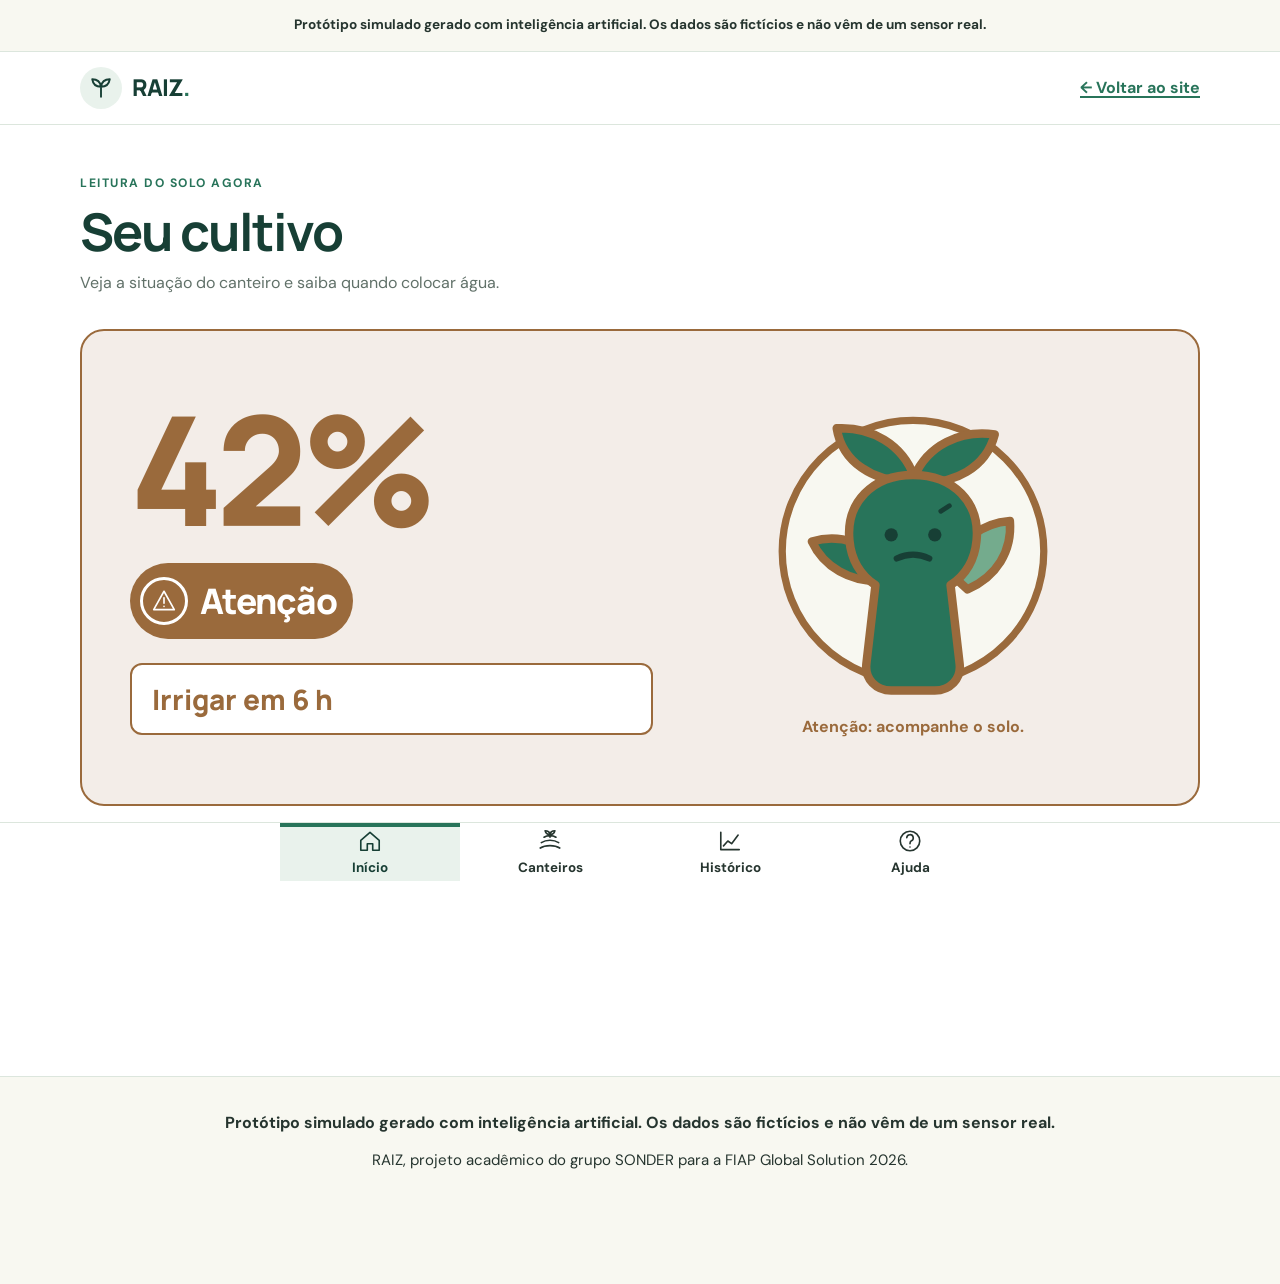
<file: app/index.html>
<!doctype html>
<html lang="pt-BR">
<head>
  <meta charset="utf-8">
  <meta name="viewport" content="width=device-width, initial-scale=1">
  <meta name="description" content="Protótipo simulado do aplicativo RAIZ, gerado com inteligência artificial e com dados fictícios.">
  <meta name="theme-color" content="#173f35">
  <title>RAIZ | Protótipo do aplicativo</title>
  <link rel="icon" type="image/svg+xml" href="favicon.svg">
  <link rel="preconnect" href="https://fonts.googleapis.com">
  <link rel="preconnect" href="https://fonts.gstatic.com" crossorigin>
  <link href="https://fonts.googleapis.com/css2?family=DM+Sans:wght@400;500;600;700&family=Manrope:wght@700;800&display=swap" rel="stylesheet">
  <style>
    :root {
      --verde-escuro: #173f35;
      --verde: #28745a;
      --verde-claro: #e9f2ec;
      --creme: #f8f8f1;
      --branco: #ffffff;
      --texto: #26352f;
      --texto-suave: #617169;
      --linha: #dce6dd;
      --marrom-terra: #b07d4f;
      --foco: #d18a25;
      --estado-encharcado: #1d5f7a;
      --estado-solo-ok: #28745a;
      --estado-atencao: #9a6a3c;
      --estado-irrigar: #b33a2b;
      --estado-falha: #6c5b8f;
      --aviso-altura: 52px;
      --nav-altura: 78px;
    }

    *, *::before, *::after { box-sizing: border-box; }
    html { scroll-behavior: smooth; }
    body {
      margin: 0;
      min-width: 320px;
      background: var(--branco);
      color: var(--texto);
      font-family: "DM Sans", sans-serif;
      font-size: 16px;
      line-height: 1.7;
    }
    button, a { -webkit-tap-highlight-color: transparent; }
    button, input { font: inherit; }
    button { cursor: pointer; }
    a { color: var(--verde); }
    svg { display: block; max-width: 100%; }
    [hidden] { display: none !important; }

    :focus-visible {
      outline: 3px solid var(--foco);
      outline-offset: 4px;
    }

    .skip-link {
      position: fixed;
      top: 0.5rem;
      left: 0.75rem;
      z-index: 1000;
      padding: 0.75rem 1rem;
      border-radius: 8px;
      background: var(--branco);
      color: var(--verde-escuro);
      font-weight: 700;
      transform: translateY(-160%);
    }
    .skip-link:focus { transform: translateY(0); }

    .prototype-notice {
      position: fixed;
      inset: 0 0 auto;
      z-index: 100;
      min-height: var(--aviso-altura);
      display: grid;
      place-items: center;
      padding: 0.55rem 5%;
      background: var(--creme);
      border-bottom: 1px solid var(--linha);
      color: var(--texto);
      font-size: 0.85rem;
      font-weight: 700;
      line-height: 1.35;
      text-align: center;
    }

    .app-header {
      position: sticky;
      top: var(--aviso-altura);
      z-index: 80;
      margin-top: var(--aviso-altura);
      background: var(--branco);
      border-bottom: 1px solid var(--linha);
    }
    .container { width: min(90%, 1120px); margin-inline: auto; }
    .header-inner {
      min-height: 72px;
      display: flex;
      align-items: center;
      justify-content: space-between;
      gap: 1.5rem;
    }
    .brand {
      display: inline-flex;
      min-height: 44px;
      align-items: center;
      gap: 0.65rem;
      color: var(--verde-escuro);
      text-decoration: none;
      font-family: "Manrope", sans-serif;
      font-size: 1.45rem;
      font-weight: 800;
      letter-spacing: -1px;
    }
    .brand-mark {
      width: 42px;
      height: 42px;
      display: grid;
      place-items: center;
      border-radius: 50%;
      background: var(--verde-claro);
    }
    .brand-mark svg { width: 30px; height: 30px; }
    .brand-dot { color: var(--verde); }
    .back-site {
      min-height: 44px;
      display: inline-flex;
      align-items: center;
      font-weight: 700;
      text-decoration-thickness: 2px;
      text-underline-offset: 3px;
    }

    main { padding-bottom: calc(var(--nav-altura) + 1.5rem); }
    .screen { padding: 3rem 0; }
    .screen[hidden] { display: none; }
    .eyebrow {
      margin: 0 0 0.5rem;
      color: var(--verde);
      font-size: 0.76rem;
      font-weight: 700;
      letter-spacing: 1.5px;
      text-transform: uppercase;
    }
    h1, h2, h3 {
      margin-top: 0;
      color: var(--verde-escuro);
      font-family: "Manrope", sans-serif;
      line-height: 1.15;
      letter-spacing: -1px;
    }
    h1 { margin-bottom: 0.5rem; font-size: clamp(2rem, 5vw, 3.25rem); letter-spacing: -2px; }
    h2 { font-size: clamp(1.65rem, 4vw, 2.3rem); }
    h3 { font-size: 1.15rem; }
    .screen-intro { margin: 0 0 2rem; color: var(--texto-suave); }

    .status-card {
      --state-color: var(--estado-atencao);
      display: grid;
      grid-template-columns: minmax(0, 1.05fr) minmax(230px, 0.95fr);
      gap: 1.5rem;
      align-items: center;
      padding: clamp(1.5rem, 5vw, 3rem);
      overflow: hidden;
      border: 2px solid var(--state-color);
      border-radius: 24px;
      background: color-mix(in srgb, var(--state-color) 12%, var(--branco));
      transition: border-color 180ms ease, background-color 180ms ease;
    }
    .reading-number {
      margin: 0;
      color: var(--state-color);
      font-family: "Manrope", sans-serif;
      font-size: clamp(5.5rem, 14vw, 9.5rem);
      font-weight: 800;
      letter-spacing: -7px;
      line-height: 0.92;
    }
    .reading-number.is-error { letter-spacing: -2px; }
    .state-line {
      width: fit-content;
      display: inline-flex;
      align-items: center;
      gap: 0.75rem;
      margin-top: 1.5rem;
      padding: 0.5rem 1rem 0.5rem 0.6rem;
      border-radius: 999px;
      background: var(--state-color);
      color: var(--branco);
      font-family: "Manrope", sans-serif;
      font-size: clamp(1.5rem, 4vw, 2.2rem);
      font-weight: 800;
      letter-spacing: -1px;
    }
    .state-icon {
      width: 48px;
      height: 48px;
      flex: 0 0 48px;
      display: grid;
      place-items: center;
      border: 3px solid currentColor;
      border-radius: 50%;
    }
    .state-icon svg { width: 26px; height: 26px; }
    .irrigation-callout {
      margin: 1.5rem 0 0;
      padding: 1rem 1.25rem;
      border: 2px solid var(--state-color);
      border-radius: 12px;
      background: var(--branco);
      color: var(--state-color);
      font-family: "Manrope", sans-serif;
      font-size: clamp(1.25rem, 3vw, 1.75rem);
      font-weight: 800;
      line-height: 1.3;
    }
    .home-mascot {
      width: min(100%, 310px);
      justify-self: center;
    }
    .mascot-slot svg { width: 100%; height: auto; }
    .mascot-slot svg > circle:first-of-type,
    .mascot-slot svg > g:first-of-type { stroke: var(--state-color); }
    .mascot-slot svg > g:first-of-type path[fill="#e9f2ec"] { fill: #74ab8d; }
    .mascot-slot[data-state="encharcado"] svg > g:last-of-type { fill: #74ab8d; }
    .mascot-slot[data-state="irrigar-agora"] svg > g:first-of-type path:last-child { fill: #74ab8d; }
    .mascot-caption {
      margin: 0.5rem 0 0;
      color: var(--state-color);
      font-weight: 700;
      text-align: center;
    }

    .actions {
      display: grid;
      grid-template-columns: minmax(180px, 1fr) minmax(180px, 1fr);
      gap: 0.75rem;
      margin-top: 1.5rem;
    }
    .button {
      min-height: 56px;
      display: inline-flex;
      align-items: center;
      justify-content: center;
      gap: 0.7rem;
      padding: 0.85rem 1.25rem;
      border: 2px solid var(--verde-escuro);
      border-radius: 8px;
      background: var(--verde-escuro);
      color: var(--branco);
      font-weight: 700;
      line-height: 1.25;
      text-align: center;
      text-decoration: none;
      transition: background-color 180ms ease, transform 180ms ease;
    }
    .button:hover { background: var(--verde); }
    .button:active { transform: translateY(1px); }
    .button.secondary { background: var(--branco); color: var(--verde-escuro); }
    .button.secondary:hover { background: var(--creme); }
    .button svg { width: 26px; height: 26px; flex: 0 0 26px; }
    .live-message {
      min-height: 1.7rem;
      margin: 0.75rem 0 0;
      color: var(--verde);
      font-weight: 700;
      text-align: center;
    }

    .beds-list { display: grid; gap: 1.5rem; }
    .bed-card {
      --state-color: var(--verde);
      display: grid;
      grid-template-columns: auto minmax(0, 1fr) 118px;
      align-items: center;
      gap: 1.5rem;
      padding: 1.5rem;
      border: 2px solid var(--state-color);
      border-radius: 24px;
      background: color-mix(in srgb, var(--state-color) 12%, var(--branco));
    }
    .bed-number {
      width: 52px;
      height: 52px;
      display: grid;
      place-items: center;
      border: 3px solid var(--state-color);
      border-radius: 50%;
      background: var(--state-color);
      color: var(--branco);
      font-family: "Manrope", sans-serif;
      font-size: 1.25rem;
      font-weight: 800;
    }
    .bed-card h2 { margin-bottom: 0.4rem; color: var(--state-color); font-size: 1.45rem; }
    .bed-reading { margin: 0; font-size: 1.05rem; font-weight: 700; }
    .bed-state {
      display: inline-flex;
      align-items: center;
      gap: 0.45rem;
      margin-top: 0.55rem;
      padding: 0.35rem 0.75rem;
      border-radius: 999px;
      background: var(--state-color);
      color: var(--branco);
      font-weight: 700;
    }
    .bed-state svg { width: 24px; height: 24px; }
    .bed-mascot { width: 110px; }

    .history-simple {
      padding: clamp(1.25rem, 4vw, 2rem);
      border: 2px solid var(--estado-atencao);
      border-radius: 24px;
      background: color-mix(in srgb, var(--estado-atencao) 10%, var(--branco));
    }
    .history-simple h2 { margin-bottom: 0.5rem; }
    .history-result { margin: 0; font-size: 1.1rem; }
    .history-result strong { color: var(--estado-atencao); }
    .history-steps {
      display: grid;
      grid-template-columns: repeat(3, minmax(0, 1fr));
      gap: 0.75rem;
      margin-top: 1.5rem;
    }
    .history-step {
      --state-color: var(--verde);
      padding: 1rem;
      border: 2px solid var(--state-color);
      border-radius: 16px;
      background: color-mix(in srgb, var(--state-color) 12%, var(--branco));
    }
    .history-step-time {
      width: fit-content;
      margin: 0 0 0.75rem;
      padding: 0.25rem 0.7rem;
      border-radius: 999px;
      background: var(--state-color);
      color: var(--branco);
      font-weight: 700;
    }
    .history-step strong { display: block; color: var(--state-color); font-family: "Manrope", sans-serif; font-size: 1.1rem; }
    .history-step span { display: block; margin-top: 0.25rem; }
    .history-simple .button { margin-top: 1.5rem; }
    .technical-history { margin-top: 1.5rem; }
    .technical-history summary {
      min-height: 52px;
      display: flex;
      align-items: center;
      gap: 0.75rem;
      padding: 0.75rem 1rem;
      border: 2px solid var(--verde-escuro);
      border-radius: 8px;
      color: var(--verde-escuro);
      font-weight: 700;
      cursor: pointer;
      list-style: none;
    }
    .technical-history summary::-webkit-details-marker { display: none; }
    .technical-history summary::before { content: "+"; font-family: "Manrope", sans-serif; font-size: 1.4rem; line-height: 1; }
    .technical-history[open] summary::before { content: "−"; }
    .technical-history .chart-card { margin-top: 0.75rem; }

    .chart-card {
      padding: clamp(1.25rem, 4vw, 2rem);
      overflow: hidden;
      border-radius: 24px;
      background: var(--verde-claro);
    }
    .chart-card h2 { margin-bottom: 0.35rem; font-size: 1.35rem; }
    .chart-card > p { margin-top: 0; }
    .chart-wrap { overflow-x: auto; padding: 0.5rem 0.25rem 0.75rem; }
    .chart { min-width: 650px; width: 100%; height: auto; }
    .chart text { fill: var(--texto); font-family: "DM Sans", sans-serif; font-size: 15px; }
    .chart .grid { stroke: var(--linha); stroke-width: 2; }
    .chart .line { fill: none; stroke: var(--verde-escuro); stroke-width: 5; stroke-linecap: round; stroke-linejoin: round; }
    .chart .point { fill: var(--branco); stroke: var(--verde-escuro); stroke-width: 4; }
    .chart .threshold { fill: none; stroke: var(--marrom-terra); stroke-width: 3; stroke-dasharray: 9 8; }
    .chart-legend { display: flex; flex-wrap: wrap; gap: 1rem 1.5rem; margin-top: 0.75rem; }
    .legend-item { display: inline-flex; align-items: center; gap: 0.5rem; font-weight: 700; }
    .legend-line { width: 34px; border-top: 4px solid var(--verde-escuro); }
    .legend-line.dashed { border-top-color: var(--marrom-terra); border-top-style: dashed; }

    .support-grid { display: grid; grid-template-columns: repeat(2, minmax(0, 1fr)); gap: 1.5rem; }
    .support-card {
      padding: 1.5rem;
      border-radius: 24px;
      background: var(--verde-claro);
    }
    .support-card h2 { margin-bottom: 0.55rem; font-size: 1.35rem; }
    .support-card p { margin-top: 0; }
    .support-card .button { width: 100%; margin-top: 0.75rem; }
    .helper-note {
      margin-top: 1.5rem;
      padding: 1.25rem 1.5rem;
      border-left: 5px solid var(--verde);
      border-radius: 0 12px 12px 0;
      background: var(--creme);
    }
    .helper-note p { margin: 0; }
    .mascot-guide {
      display: grid;
      grid-template-columns: repeat(5, minmax(130px, 1fr));
      gap: 0.75rem;
      margin-top: 3rem;
    }
    .guide-item {
      --state-color: var(--verde);
      padding: 1rem;
      border: 2px solid var(--state-color);
      border-radius: 24px;
      background: color-mix(in srgb, var(--state-color) 10%, var(--branco));
      text-align: center;
    }
    .guide-item .mascot-slot { width: 110px; margin-inline: auto; }
    .guide-item h3 { margin: 0.75rem 0 0.25rem; color: var(--state-color); font-size: 1rem; }
    .guide-item p { margin: 0; font-size: 0.94rem; line-height: 1.45; }

    .app-footer {
      padding: 2rem 0 calc(var(--nav-altura) + 2rem);
      background: var(--creme);
      border-top: 1px solid var(--linha);
      text-align: center;
    }
    .app-footer p { margin: 0; }
    .footer-notice { font-weight: 700; }
    .footer-meta { margin-top: 0.75rem !important; color: var(--texto); font-size: 0.94rem; }

    .bottom-nav {
      position: fixed;
      inset: auto 0 0;
      z-index: 90;
      height: var(--nav-altura);
      background: var(--branco);
      border-top: 1px solid var(--linha);
    }
    .nav-list {
      width: min(100%, 720px);
      height: 100%;
      display: grid;
      grid-template-columns: repeat(4, 1fr);
      margin: 0 auto;
      padding: 0;
      list-style: none;
    }
    .nav-button {
      width: 100%;
      min-height: 58px;
      display: flex;
      flex-direction: column;
      align-items: center;
      justify-content: center;
      gap: 0.15rem;
      border: 0;
      border-top: 4px solid transparent;
      background: var(--branco);
      color: var(--texto);
      font-size: 0.84rem;
      font-weight: 700;
    }
    .nav-button svg { width: 26px; height: 26px; }
    .nav-button[aria-selected="true"] { border-top-color: var(--verde); color: var(--verde-escuro); background: var(--verde-claro); }

    @media (max-width: 820px) {
      .status-card { grid-template-columns: 1fr; }
      .status-copy { text-align: center; }
      .state-line { justify-content: center; }
      .support-grid { grid-template-columns: 1fr; }
      .history-steps { grid-template-columns: 1fr; }
      .mascot-guide { grid-template-columns: repeat(2, minmax(0, 1fr)); }
      .guide-item:last-child { grid-column: 1 / -1; }
    }

    @media (max-width: 600px) {
      :root { --aviso-altura: 68px; --nav-altura: 72px; }
      body { font-size: 15px; }
      .container { width: min(92%, 1120px); }
      .header-inner { min-height: 66px; }
      .brand { font-size: 1.25rem; }
      .brand-mark { width: 38px; height: 38px; }
      .back-site { font-size: 0.9rem; }
      .screen { padding: 2rem 0; }
      .status-card { gap: 1rem; padding: 1.5rem 1rem; }
      .reading-number { font-size: clamp(5.2rem, 28vw, 8rem); letter-spacing: -5px; }
      .home-mascot { width: min(72vw, 240px); }
      .actions, .support-grid { grid-template-columns: 1fr; }
      .button { width: 100%; }
      .bed-card { grid-template-columns: auto minmax(0, 1fr); gap: 1rem; padding: 1.25rem; }
      .bed-mascot { grid-column: 1 / -1; width: 96px; justify-self: center; }
      .chart-card { padding-inline: 1rem; }
      .mascot-guide { grid-template-columns: 1fr; }
      .guide-item:last-child { grid-column: auto; }
      .nav-button { font-size: 0.76rem; }
      .nav-button svg { width: 24px; height: 24px; }
    }

    @media (max-width: 380px) {
      :root { --aviso-altura: 84px; }
      .header-inner { gap: 0.75rem; }
      .brand { font-size: 1.1rem; }
      .brand-mark { width: 34px; height: 34px; }
      .back-site { max-width: 112px; line-height: 1.25; text-align: right; }
      .state-line { font-size: 1.35rem; }
      .irrigation-callout { padding-inline: 0.75rem; font-size: 1.15rem; }
    }

    @media (prefers-reduced-motion: reduce) {
      *, *::before, *::after { scroll-behavior: auto !important; transition-duration: 0.01ms !important; animation-duration: 0.01ms !important; animation-iteration-count: 1 !important; }
    }
  </style>
</head>
<body>
  <a class="skip-link" href="#main-content">Pular para o conteúdo</a>

  <div class="prototype-notice" role="note">
    Protótipo simulado gerado com inteligência artificial. Os dados são fictícios e não vêm de um sensor real.
  </div>

  <header class="app-header">
    <div class="container header-inner">
      <a class="brand" href="#inicio" data-go="inicio" aria-label="RAIZ, ir para o início">
        <span class="brand-mark" aria-hidden="true">
          <svg viewBox="0 0 48 48" fill="none">
            <circle cx="24" cy="24" r="21" fill="#e9f2ec"/>
            <path d="M24 38V20M24 22C16 22 11 17 10 10c8 0 13 5 14 12Zm0 0c8 0 13-5 14-12-8 0-13 5-14 12Z" stroke="#173f35" stroke-width="3" stroke-linecap="round" stroke-linejoin="round"/>
          </svg>
        </span>
        <span>RAIZ<span class="brand-dot">.</span></span>
      </a>
      <a class="back-site" href="https://raiz-sonder.vercel.app" aria-label="Voltar ao site principal do RAIZ">← Voltar ao site</a>
    </div>
  </header>

  <main id="main-content" tabindex="-1">
    <section class="screen" id="inicio" aria-labelledby="inicio-title">
      <div class="container">
        <p class="eyebrow">Leitura do solo agora</p>
        <h1 id="inicio-title">Seu cultivo</h1>
        <p class="screen-intro">Veja a situação do canteiro e saiba quando colocar água.</p>

        <article class="status-card" aria-live="polite" aria-atomic="true">
          <div class="status-copy">
            <p class="reading-number" id="current-moisture">42%</p>
            <div class="state-line">
              <span class="state-icon" id="current-icon" aria-hidden="true"></span>
              <span id="current-state">Atenção</span>
            </div>
            <p class="irrigation-callout" id="irrigation-time">Irrigar em 6 h</p>
          </div>
          <figure class="home-mascot">
            <div class="mascot-slot" id="current-mascot"></div>
            <figcaption class="mascot-caption" id="mascot-caption">Atenção: acompanhe o solo.</figcaption>
          </figure>
        </article>

        <div class="actions">
          <button class="button" id="speak-button" type="button">
            <svg viewBox="0 0 48 48" fill="none" aria-hidden="true"><path d="M8 19h8l10-8v26l-10-8H8V19Z" stroke="currentColor" stroke-width="3" stroke-linejoin="round"/><path d="M32 18c4 4 4 8 0 12M37 13c7 7 7 15 0 22" stroke="currentColor" stroke-width="3" stroke-linecap="round"/></svg>
            Ouvir
          </button>
          <button class="button secondary" id="simulate-button" type="button">
            <svg viewBox="0 0 48 48" fill="none" aria-hidden="true"><path d="M38 16a16 16 0 1 0 1 15" stroke="currentColor" stroke-width="3" stroke-linecap="round"/><path d="m31 9 8 7-9 5" stroke="currentColor" stroke-width="3" stroke-linecap="round" stroke-linejoin="round"/></svg>
            Simular nova leitura
          </button>
        </div>
        <p class="live-message" id="live-message" role="status" aria-live="polite"></p>
      </div>
    </section>

    <section class="screen" id="canteiros" aria-labelledby="canteiros-title" hidden>
      <div class="container">
        <p class="eyebrow">Visão por cultivo</p>
        <h1 id="canteiros-title">Canteiros</h1>
        <p class="screen-intro">Três leituras simuladas para você comparar.</p>
        <div class="beds-list" id="beds-list"></div>
      </div>
    </section>

    <section class="screen" id="historico" aria-labelledby="historico-title" hidden>
      <div class="container">
        <p class="eyebrow">Últimas 24 horas</p>
        <h1 id="historico-title">Histórico</h1>
        <p class="screen-intro">A umidade diminuiu aos poucos durante o dia.</p>
        <section class="history-simple" aria-labelledby="history-simple-title">
          <h2 id="history-simple-title">O que aconteceu</h2>
          <p class="history-result"><strong>Agora é atenção.</strong> O solo perdeu água durante o dia. Irrigue em 6 horas.</p>
          <div class="history-steps" aria-label="Resumo da mudança de umidade">
            <article class="history-step" style="--state-color: var(--estado-solo-ok)">
              <p class="history-step-time">24 h atrás</p>
              <strong>Solo ok</strong>
              <span>65% de umidade</span>
            </article>
            <article class="history-step" style="--state-color: var(--estado-solo-ok)">
              <p class="history-step-time">12 h atrás</p>
              <strong>Solo ok</strong>
              <span>52% de umidade</span>
            </article>
            <article class="history-step" style="--state-color: var(--estado-atencao)">
              <p class="history-step-time">Agora</p>
              <strong>Atenção</strong>
              <span>42% de umidade</span>
            </article>
          </div>
          <button class="button" id="speak-history-button" type="button">
            <svg viewBox="0 0 48 48" fill="none" aria-hidden="true"><path d="M8 19h8l10-8v26l-10-8H8V19Z" stroke="currentColor" stroke-width="3" stroke-linejoin="round"/><path d="M32 18c4 4 4 8 0 12M37 13c7 7 7 15 0 22" stroke="currentColor" stroke-width="3" stroke-linecap="round"/></svg>
            Ouvir o histórico
          </button>
          <p class="live-message" id="history-live-message" role="status" aria-live="polite"></p>
        </section>

        <details class="technical-history">
          <summary>Ver gráfico técnico</summary>
          <article class="chart-card">
          <h2>Umidade do canteiro de alface</h2>
          <p>Valores simulados em porcentagem de água no solo.</p>
          <div class="chart-wrap" tabindex="0" aria-label="Gráfico rolável horizontalmente em telas pequenas">
            <svg class="chart" viewBox="0 0 760 390" role="img" aria-labelledby="chart-title chart-desc">
              <title id="chart-title">Umidade do solo nas últimas 24 horas</title>
              <desc id="chart-desc">A umidade caiu de 65 por cento à meia-noite para 42 por cento agora. A linha de atenção está em 45 por cento.</desc>
              <line class="grid" x1="82" y1="55" x2="720" y2="55"/><line class="grid" x1="82" y1="135" x2="720" y2="135"/><line class="grid" x1="82" y1="215" x2="720" y2="215"/><line class="grid" x1="82" y1="295" x2="720" y2="295"/>
              <text x="34" y="61">70%</text><text x="34" y="141">60%</text><text x="34" y="221">50%</text><text x="34" y="301">40%</text>
              <path class="threshold" d="M82 255H720"/><text x="528" y="246">Atenção: 45%</text>
              <path class="line" d="M82 95 L188 111 L294 143 L400 175 L506 207 L612 247 L720 279"/>
              <g><circle class="point" cx="82" cy="95" r="7"/><circle class="point" cx="188" cy="111" r="7"/><circle class="point" cx="294" cy="143" r="7"/><circle class="point" cx="400" cy="175" r="7"/><circle class="point" cx="506" cy="207" r="7"/><circle class="point" cx="612" cy="247" r="7"/><circle class="point" cx="720" cy="279" r="7"/></g>
              <text x="68" y="340">0 h</text><text x="174" y="340">4 h</text><text x="280" y="340">8 h</text><text x="380" y="340">12 h</text><text x="486" y="340">16 h</text><text x="592" y="340">20 h</text><text x="690" y="340">Agora</text>
              <text x="69" y="82">65%</text><text x="694" y="307">42%</text>
            </svg>
          </div>
          <div class="chart-legend" aria-label="Legenda do gráfico">
            <span class="legend-item"><span class="legend-line" aria-hidden="true"></span> Umidade medida</span>
            <span class="legend-item"><span class="legend-line dashed" aria-hidden="true"></span> Limite de atenção</span>
          </div>
          </article>
        </details>
      </div>
    </section>

    <section class="screen" id="ajuda" aria-labelledby="ajuda-title" hidden>
      <div class="container">
        <p class="eyebrow">Atendimento humano</p>
        <h1 id="ajuda-title">Ajuda</h1>
        <p class="screen-intro">Se tiver dúvida, fale com uma pessoa. Os números abaixo são fictícios.</p>
        <div class="support-grid">
          <article class="support-card">
            <h2>Cooperativa</h2>
            <p>Atendimento de segunda a sexta, das 8 h às 17 h.</p>
            <a class="button" href="tel:+551140000101" aria-label="Ligar para a cooperativa no número fictício 11 4000 0101">
              <svg viewBox="0 0 48 48" fill="none" aria-hidden="true"><path d="M15 7h7l3 10-5 4c3 6 6 9 12 12l4-5 10 3v7c0 4-3 7-7 7C20 44 4 28 4 9c0-1 1-2 2-2h9Z" stroke="currentColor" stroke-width="3" stroke-linecap="round" stroke-linejoin="round"/></svg>
              Ligar para a cooperativa
            </a>
          </article>
          <article class="support-card">
            <h2>Casa da Agricultura</h2>
            <p>Orientação presencial e por telefone para o produtor.</p>
            <a class="button" href="tel:+551140000202" aria-label="Ligar para a Casa da Agricultura no número fictício 11 4000 0202">
              <svg viewBox="0 0 48 48" fill="none" aria-hidden="true"><path d="M15 7h7l3 10-5 4c3 6 6 9 12 12l4-5 10 3v7c0 4-3 7-7 7C20 44 4 28 4 9c0-1 1-2 2-2h9Z" stroke="currentColor" stroke-width="3" stroke-linecap="round" stroke-linejoin="round"/></svg>
              Casa da Agricultura
            </a>
          </article>
        </div>
        <aside class="helper-note">
          <p><strong>Importante:</strong> este protótipo não substitui a orientação de uma pessoa técnica.</p>
        </aside>

        <div class="mascot-guide" id="mascot-guide" aria-label="Explicação das cinco expressões do mascote"></div>
      </div>
    </section>
  </main>

  <footer class="app-footer">
    <div class="container">
      <p class="footer-notice">Protótipo simulado gerado com inteligência artificial. Os dados são fictícios e não vêm de um sensor real.</p>
      <p class="footer-meta">RAIZ, projeto acadêmico do grupo SONDER para a FIAP Global Solution 2026.</p>
    </div>
  </footer>

  <nav class="bottom-nav" aria-label="Telas do aplicativo">
    <ul class="nav-list" role="tablist">
      <li><button class="nav-button" type="button" role="tab" aria-selected="true" aria-controls="inicio" data-screen="inicio"><svg viewBox="0 0 48 48" fill="none" aria-hidden="true"><path d="m7 23 17-15 17 15v18H29V29H19v12H7V23Z" stroke="currentColor" stroke-width="3" stroke-linejoin="round"/></svg><span>Início</span></button></li>
      <li><button class="nav-button" type="button" role="tab" aria-selected="false" aria-controls="canteiros" data-screen="canteiros"><svg viewBox="0 0 48 48" fill="none" aria-hidden="true"><path d="M6 37c9-6 27-6 36 0M8 27c9-6 23-6 32 0M13 17c6-4 16-4 22 0M24 17V8" stroke="currentColor" stroke-width="3" stroke-linecap="round"/><path d="M24 12c-5 0-8-3-9-7 5 0 8 2 9 7Zm0 0c5 0 8-3 9-7-5 0-8 2-9 7Z" stroke="currentColor" stroke-width="3" stroke-linejoin="round"/></svg><span>Canteiros</span></button></li>
      <li><button class="nav-button" type="button" role="tab" aria-selected="false" aria-controls="historico" data-screen="historico"><svg viewBox="0 0 48 48" fill="none" aria-hidden="true"><path d="M7 40V8M7 40h34" stroke="currentColor" stroke-width="3" stroke-linecap="round"/><path d="m12 33 8-9 7 5 12-16" stroke="currentColor" stroke-width="3" stroke-linecap="round" stroke-linejoin="round"/></svg><span>Histórico</span></button></li>
      <li><button class="nav-button" type="button" role="tab" aria-selected="false" aria-controls="ajuda" data-screen="ajuda"><svg viewBox="0 0 48 48" fill="none" aria-hidden="true"><circle cx="24" cy="24" r="18" stroke="currentColor" stroke-width="3"/><path d="M18 18a6 6 0 1 1 8 6c-2 1-2 3-2 5M24 35h.01" stroke="currentColor" stroke-width="3" stroke-linecap="round"/></svg><span>Ajuda</span></button></li>
    </ul>
  </nav>

  <template id="mascot-encharcado">
    <svg viewBox="0 0 512 512" role="img" aria-labelledby="encharcado-title encharcado-desc"><title id="encharcado-title">Mascote RAIZ encharcado</title><desc id="encharcado-desc">Broto pingando água, com folhas murchas e expressão de desconforto.</desc><circle cx="256" cy="258" r="216" fill="#e9f2ec" stroke="#28745a" stroke-width="12"/><g stroke="#28745a" stroke-width="14" stroke-linecap="round" stroke-linejoin="round"><path fill="#28745a" d="M247 142C189 148 137 119 124 65c56-7 109 19 132 69 18-49 69-78 126-74-9 55-59 89-116 84z"/><path fill="#28745a" d="M204 293c-47-4-88 20-104 62 48 12 93-4 121-42z"/><path fill="#e9f2ec" d="M308 292c49 0 91 27 104 71-50 8-95-12-120-52z"/><path fill="#28745a" d="M256 132c67 0 111 46 105 108-3 32-19 58-43 74l15 130c3 25-16 44-41 44h-72c-25 0-44-19-41-44l15-130c-24-16-40-42-43-74-6-62 38-108 105-108z"/></g><g fill="#173f35"><ellipse cx="220" cy="231" rx="10" ry="15"/><ellipse cx="292" cy="231" rx="10" ry="15"/></g><path d="M222 277c10-13 22-18 34-18s24 5 34 18" fill="none" stroke="#173f35" stroke-width="12" stroke-linecap="round"/><g fill="#e9f2ec" stroke="#173f35" stroke-width="7"><path d="M103 384c15 20 15 37 0 50-15-13-15-30 0-50z"/><path d="M415 389c15 20 15 37 0 50-15-13-15-30 0-50z"/></g></svg>
  </template>
  <template id="mascot-solo-ok">
    <svg viewBox="0 0 512 512" role="img" aria-labelledby="ok-title ok-desc"><title id="ok-title">Mascote RAIZ solo ok</title><desc id="ok-desc">Broto tranquilo, com folhas erguidas e sorriso leve.</desc><circle cx="256" cy="258" r="216" fill="#e9f2ec" stroke="#28745a" stroke-width="12"/><g stroke="#28745a" stroke-width="14" stroke-linecap="round" stroke-linejoin="round"><path fill="#28745a" d="M250 142C191 144 139 111 130 55c58-3 109 27 128 80 22-52 76-78 133-70-14 55-68 84-126 78z"/><path fill="#28745a" d="M199 305c-48-8-88-41-99-87 49-6 92 18 116 62z"/><path fill="#e9f2ec" d="M313 305c48-8 88-41 99-87-49-6-92 18-116 62z"/><path fill="#28745a" d="M256 132c67 0 111 46 105 108-3 32-19 58-43 74l15 130c3 25-16 44-41 44h-72c-25 0-44-19-41-44l15-130c-24-16-40-42-43-74-6-62 38-108 105-108z"/></g><g fill="#173f35"><circle cx="220" cy="231" r="11"/><circle cx="292" cy="231" r="11"/></g><path d="M224 264c18 15 46 15 64 0" fill="none" stroke="#173f35" stroke-width="10" stroke-linecap="round"/></svg>
  </template>
  <template id="mascot-atencao">
    <svg viewBox="0 0 512 512" role="img" aria-labelledby="atencao-title atencao-desc"><title id="atencao-title">Mascote RAIZ atenção</title><desc id="atencao-desc">Broto em alerta leve, com uma folha apontando para cima.</desc><circle cx="256" cy="258" r="216" fill="#f8f8f1" stroke="#b07d4f" stroke-width="12"/><g stroke="#b07d4f" stroke-width="14" stroke-linecap="round" stroke-linejoin="round"><path fill="#28745a" d="M250 142C191 144 139 111 130 55c58-3 109 27 128 80 22-52 76-78 133-70-14 55-68 84-126 78z"/><path fill="#28745a" d="M202 307c-49 2-93-22-113-65 47-14 94 3 124 41z"/><path fill="#e9f2ec" d="M309 287c21-45 61-76 107-79 4 50-22 92-70 113z"/><path fill="#28745a" d="M256 132c67 0 111 46 105 108-3 32-19 58-43 74l15 130c3 25-16 44-41 44h-72c-25 0-44-19-41-44l15-130c-24-16-40-42-43-74-6-62 38-108 105-108z"/></g><g fill="#173f35"><circle cx="220" cy="231" r="11"/><circle cx="292" cy="231" r="11"/></g><path d="M229 270c17-8 37-8 54 0" fill="none" stroke="#173f35" stroke-width="10" stroke-linecap="round"/><path d="M302 192l14-9" fill="none" stroke="#173f35" stroke-width="8" stroke-linecap="round"/></svg>
  </template>
  <template id="mascot-irrigar-agora">
    <svg viewBox="0 0 512 512" role="img" aria-labelledby="irrigar-title irrigar-desc"><title id="irrigar-title">Mascote RAIZ irrigar agora</title><desc id="irrigar-desc">Broto com sede, boca aberta e folhas caídas.</desc><circle cx="256" cy="258" r="216" fill="#f8f8f1" stroke="#173f35" stroke-width="12"/><g stroke="#173f35" stroke-width="14" stroke-linecap="round" stroke-linejoin="round"><path fill="#28745a" d="M248 146C191 151 140 125 125 74c54-11 106 11 130 58 17-49 64-80 119-80-5 53-50 89-107 93z"/><path fill="#28745a" d="M204 294c-47-1-90 27-104 70 49 9 93-10 119-49z"/><path fill="#e9f2ec" d="M308 294c47-1 90 27 104 70-49 9-93-10-119-49z"/><path fill="#28745a" d="M256 132c67 0 111 46 105 108-3 32-19 58-43 74l15 130c3 25-16 44-41 44h-72c-25 0-44-19-41-44l15-130c-24-16-40-42-43-74-6-62 38-108 105-108z"/></g><g fill="#173f35"><ellipse cx="220" cy="231" rx="10" ry="14"/><ellipse cx="292" cy="231" rx="10" ry="14"/></g><ellipse cx="256" cy="274" rx="14" ry="17" fill="#173f35"/><path d="M204 198l25 4m54 0 25-4" fill="none" stroke="#173f35" stroke-width="8" stroke-linecap="round"/></svg>
  </template>
  <template id="mascot-sensor-falhou">
    <svg viewBox="0 0 512 512" role="img" aria-labelledby="falhou-title falhou-desc"><title id="falhou-title">Mascote RAIZ sensor falhou</title><desc id="falhou-desc">Broto confuso, com as folhas encolhidas como ombros.</desc><circle cx="256" cy="258" r="216" fill="#e9f2ec" stroke="#173f35" stroke-width="12" stroke-dasharray="18 14"/><g stroke="#173f35" stroke-width="14" stroke-linecap="round" stroke-linejoin="round"><path fill="#28745a" d="M250 142C191 144 139 111 130 55c58-3 109 27 128 80 22-52 76-78 133-70-14 55-68 84-126 78z"/><path fill="#28745a" d="M205 315c-35 3-66-12-84-41 34-16 70-8 96 17z"/><path fill="#e9f2ec" d="M307 315c35 3 66-12 84-41-34-16-70-8-96 17z"/><path fill="#28745a" d="M256 132c67 0 111 46 105 108-3 32-19 58-43 74l15 130c3 25-16 44-41 44h-72c-25 0-44-19-41-44l15-130c-24-16-40-42-43-74-6-62 38-108 105-108z"/></g><g fill="#173f35"><circle cx="220" cy="231" r="11"/><circle cx="292" cy="231" r="11"/></g><path d="M230 276c10-6 20 6 30 0s20 6 30 0" fill="none" stroke="#173f35" stroke-width="10" stroke-linecap="round"/><path d="M205 197l24-7m54 0 24 7" fill="none" stroke="#173f35" stroke-width="8" stroke-linecap="round"/></svg>
  </template>

  <script>
    const simulatedData = {
      currentState: "atencao",
      states: {
        "encharcado": { label: "Encharcado", color: "#1d5f7a", moisture: 88, irrigation: "Não irrigar agora", hours: null, caption: "Encharcado: espere o solo secar.", speech: "Solo com oitenta e oito por cento de água. Encharcado. Não irrigar agora.", guide: "Tem água demais. Espere." },
        "solo-ok": { label: "Solo ok", color: "#28745a", moisture: 63, irrigation: "Água suficiente", hours: 18, caption: "Solo ok: tudo tranquilo.", speech: "Solo com sessenta e três por cento de água. Solo ok. Água suficiente.", guide: "A quantidade de água está boa." },
        "atencao": { label: "Atenção", color: "#9a6a3c", moisture: 42, irrigation: "Irrigar em 6 h", hours: 6, caption: "Atenção: acompanhe o solo.", speech: "Solo com quarenta e dois por cento de água. Atenção. Irrigar em seis horas.", guide: "A água está baixando. Acompanhe." },
        "irrigar-agora": { label: "Irrigar agora", color: "#b33a2b", moisture: 24, irrigation: "Coloque água agora", hours: 0, caption: "Irrigar agora: o solo está seco.", speech: "Solo com vinte e quatro por cento de água. Irrigar agora. Coloque água no canteiro.", guide: "O solo está seco. Coloque água." },
        "sensor-falhou": { label: "Sensor falhou", color: "#6c5b8f", moisture: null, irrigation: "Ligue para o suporte", hours: null, caption: "Sensor falhou: peça ajuda.", speech: "O sensor falhou. Não há leitura do solo. Ligue para o suporte.", guide: "Não há leitura. Peça ajuda." }
      },
      beds: [
        { number: 1, crop: "Alface", state: "atencao", moisture: 42 },
        { number: 2, crop: "Rúcula", state: "solo-ok", moisture: 61 },
        { number: 3, crop: "Couve", state: "irrigar-agora", moisture: 26 }
      ]
    };

    const stateOrder = ["encharcado", "solo-ok", "atencao", "irrigar-agora", "sensor-falhou"];
    const icons = {
      "encharcado": '<svg viewBox="0 0 48 48" fill="none"><path d="M24 5c8 11 13 18 13 25a13 13 0 0 1-26 0c0-7 5-14 13-25Z" stroke="currentColor" stroke-width="3"/><path d="M18 31c2 4 5 6 9 6" stroke="currentColor" stroke-width="3" stroke-linecap="round"/></svg>',
      "solo-ok": '<svg viewBox="0 0 48 48" fill="none"><circle cx="24" cy="24" r="18" stroke="currentColor" stroke-width="3"/><path d="m15 24 6 6 12-13" stroke="currentColor" stroke-width="3" stroke-linecap="round" stroke-linejoin="round"/></svg>',
      "atencao": '<svg viewBox="0 0 48 48" fill="none"><path d="M24 6 43 40H5L24 6Z" stroke="currentColor" stroke-width="3" stroke-linejoin="round"/><path d="M24 18v10m0 6h.01" stroke="currentColor" stroke-width="3" stroke-linecap="round"/></svg>',
      "irrigar-agora": '<svg viewBox="0 0 48 48" fill="none"><path d="M24 5c8 11 13 18 13 25a13 13 0 0 1-26 0c0-7 5-14 13-25Z" stroke="currentColor" stroke-width="3"/><path d="M18 30h12" stroke="currentColor" stroke-width="3" stroke-linecap="round"/></svg>',
      "sensor-falhou": '<svg viewBox="0 0 48 48" fill="none"><path d="M10 10l28 28M38 10 10 38" stroke="currentColor" stroke-width="3" stroke-linecap="round"/><circle cx="24" cy="24" r="19" stroke="currentColor" stroke-width="3" stroke-dasharray="5 5"/></svg>'
    };

    function mascotClone(state) {
      return document.getElementById(`mascot-${state}`).content.cloneNode(true);
    }

    function placeMascot(target, state) {
      target.dataset.state = state;
      target.style.setProperty("--state-color", simulatedData.states[state].color);
      target.replaceChildren(mascotClone(state));
    }

    function renderCurrent() {
      const stateKey = simulatedData.currentState;
      const state = simulatedData.states[stateKey];
      const statusCard = document.querySelector(".status-card");
      statusCard.dataset.state = stateKey;
      statusCard.style.setProperty("--state-color", state.color);
      const moisture = document.getElementById("current-moisture");
      moisture.textContent = state.moisture === null ? "--" : `${state.moisture}%`;
      moisture.classList.toggle("is-error", state.moisture === null);
      document.getElementById("current-state").textContent = state.label;
      document.getElementById("current-icon").innerHTML = icons[stateKey];
      document.getElementById("irrigation-time").textContent = state.irrigation;
      document.getElementById("mascot-caption").textContent = state.caption;
      placeMascot(document.getElementById("current-mascot"), stateKey);
    }

    function renderBeds() {
      const list = document.getElementById("beds-list");
      list.replaceChildren();
      simulatedData.beds.forEach((bed) => {
        const state = simulatedData.states[bed.state];
        const card = document.createElement("article");
        card.className = "bed-card";
        card.dataset.state = bed.state;
        card.style.setProperty("--state-color", state.color);
        card.innerHTML = `<div class="bed-number" aria-label="Canteiro ${bed.number}">${bed.number}</div><div><h2>${bed.crop}</h2><p class="bed-reading">${bed.moisture}% de umidade</p><div class="bed-state">${icons[bed.state]}<span>${state.label}</span></div></div><div class="mascot-slot bed-mascot"></div>`;
        placeMascot(card.querySelector(".mascot-slot"), bed.state);
        list.append(card);
      });
    }

    function renderGuide() {
      const guide = document.getElementById("mascot-guide");
      stateOrder.forEach((key) => {
        const state = simulatedData.states[key];
        const item = document.createElement("article");
        item.className = "guide-item";
        item.dataset.state = key;
        item.style.setProperty("--state-color", state.color);
        item.innerHTML = `<div class="mascot-slot"></div><h3>${state.label}</h3><p>${state.guide}</p>`;
        placeMascot(item.querySelector(".mascot-slot"), key);
        guide.append(item);
      });
    }

    function showScreen(screenId, moveFocus = true) {
      document.querySelectorAll(".screen").forEach((screen) => { screen.hidden = screen.id !== screenId; });
      document.querySelectorAll(".nav-button").forEach((button) => { button.setAttribute("aria-selected", String(button.dataset.screen === screenId)); });
      history.replaceState(null, "", `#${screenId}`);
      window.scrollTo({ top: 0, behavior: window.matchMedia("(prefers-reduced-motion: reduce)").matches ? "auto" : "smooth" });
      if (moveFocus) {
        const title = document.querySelector(`#${screenId} h1`);
        title.setAttribute("tabindex", "-1");
        title.focus({ preventScroll: true });
      }
    }

    function speakCurrent() {
      const message = document.getElementById("live-message");
      if (!("speechSynthesis" in window)) {
        message.textContent = "A leitura por voz não está disponível neste navegador.";
        return;
      }
      window.speechSynthesis.cancel();
      const utterance = new SpeechSynthesisUtterance(simulatedData.states[simulatedData.currentState].speech);
      utterance.lang = "pt-BR";
      utterance.rate = 0.9;
      utterance.onstart = () => { message.textContent = "Lendo a situação do solo em voz alta."; };
      utterance.onend = () => { message.textContent = "Leitura concluída."; };
      utterance.onerror = () => { message.textContent = "Não foi possível fazer a leitura por voz."; };
      window.speechSynthesis.speak(utterance);
    }

    function speakHistory() {
      const message = document.getElementById("history-live-message");
      if (!("speechSynthesis" in window)) {
        message.textContent = "A leitura por voz não está disponível neste navegador.";
        return;
      }
      window.speechSynthesis.cancel();
      const utterance = new SpeechSynthesisUtterance("Nas últimas vinte e quatro horas, a umidade do solo caiu de sessenta e cinco para quarenta e dois por cento. Agora é atenção. Irrigue em seis horas.");
      utterance.lang = "pt-BR";
      utterance.rate = 0.9;
      utterance.onstart = () => { message.textContent = "Lendo o histórico em voz alta."; };
      utterance.onend = () => { message.textContent = "Leitura concluída."; };
      utterance.onerror = () => { message.textContent = "Não foi possível fazer a leitura por voz."; };
      window.speechSynthesis.speak(utterance);
    }

    function simulateReading() {
      const currentIndex = stateOrder.indexOf(simulatedData.currentState);
      const choices = stateOrder.filter((_, index) => index !== currentIndex);
      simulatedData.currentState = choices[Math.floor(Math.random() * choices.length)];
      renderCurrent();
      const state = simulatedData.states[simulatedData.currentState];
      document.getElementById("live-message").textContent = `Nova leitura simulada: ${state.label}.`;
    }

    document.querySelectorAll(".nav-button").forEach((button) => button.addEventListener("click", () => showScreen(button.dataset.screen)));
    document.querySelectorAll("[data-go]").forEach((link) => link.addEventListener("click", (event) => { event.preventDefault(); showScreen(link.dataset.go); }));
    document.getElementById("speak-button").addEventListener("click", speakCurrent);
    document.getElementById("speak-history-button").addEventListener("click", speakHistory);
    document.getElementById("simulate-button").addEventListener("click", simulateReading);

    renderCurrent();
    renderBeds();
    renderGuide();
    const initialScreen = ["inicio", "canteiros", "historico", "ajuda"].includes(location.hash.slice(1)) ? location.hash.slice(1) : "inicio";
    showScreen(initialScreen, false);
  </script>
</body>
</html>
</file>
